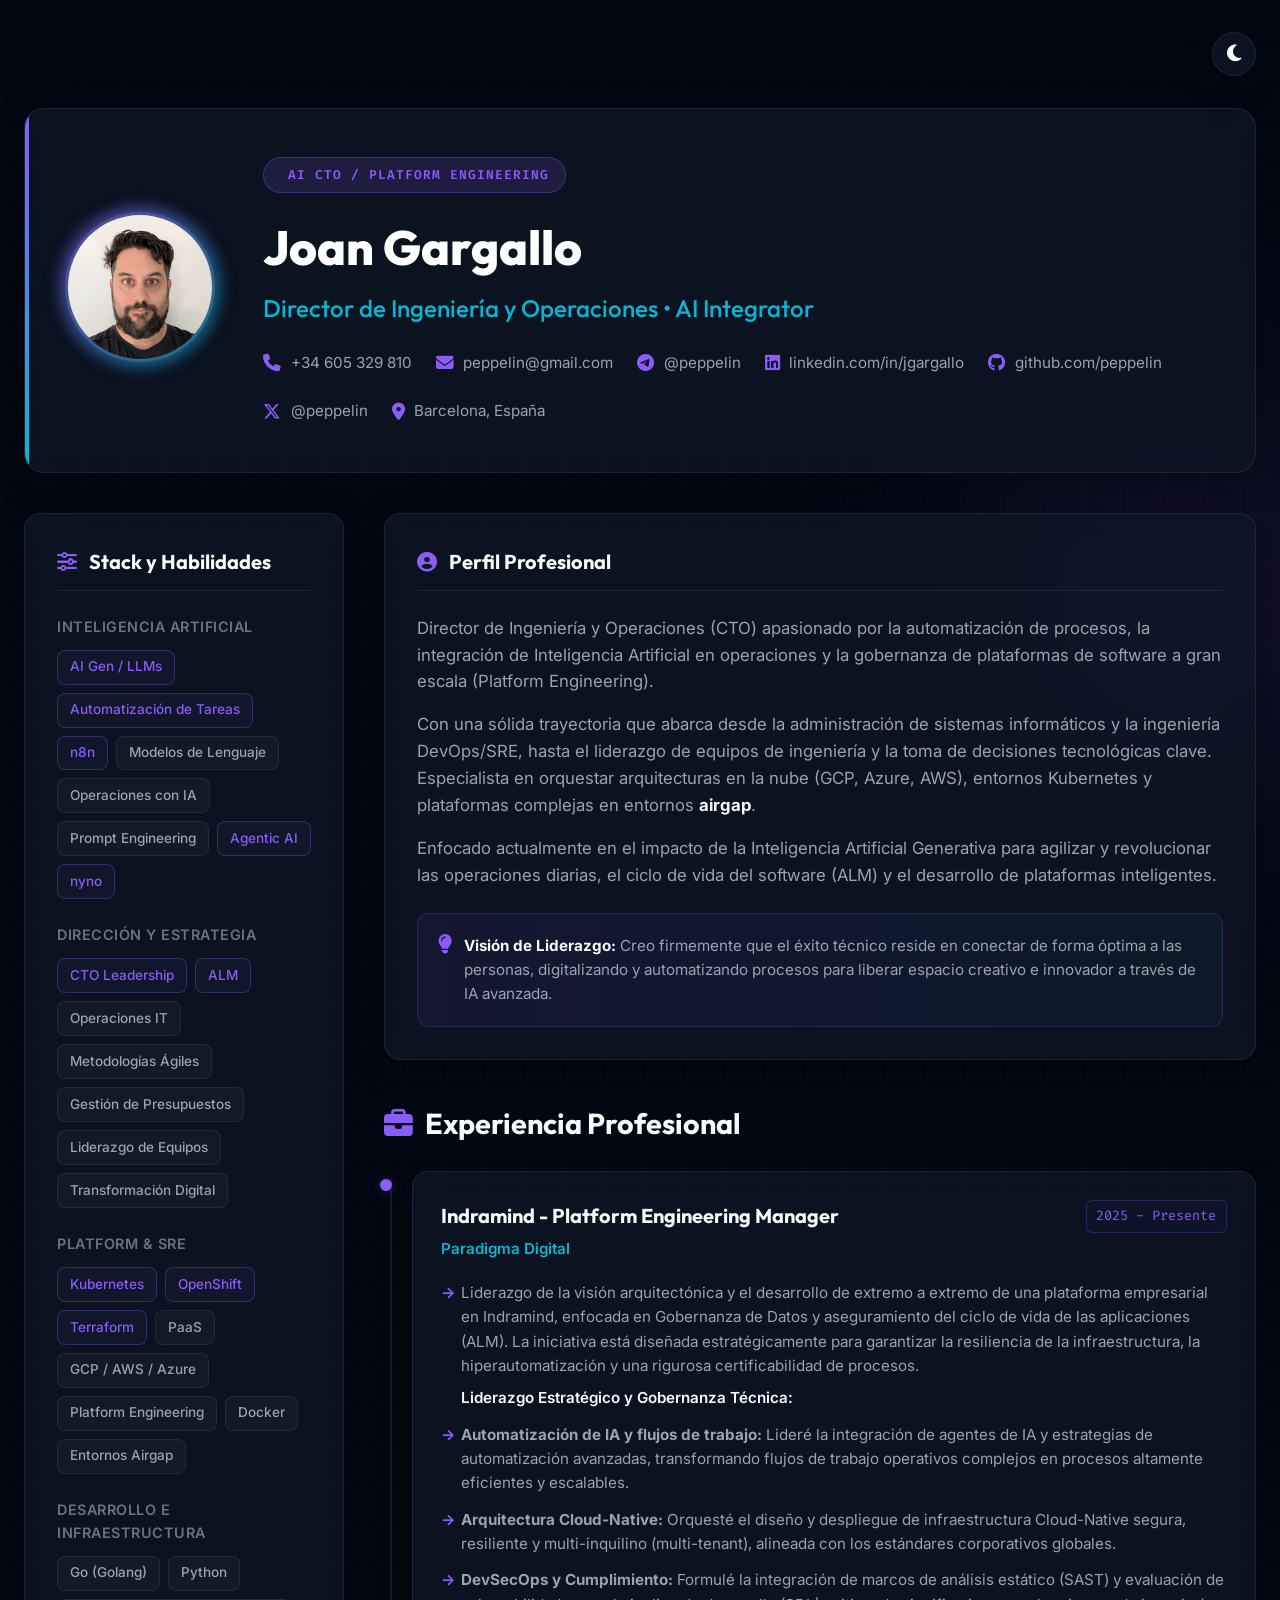
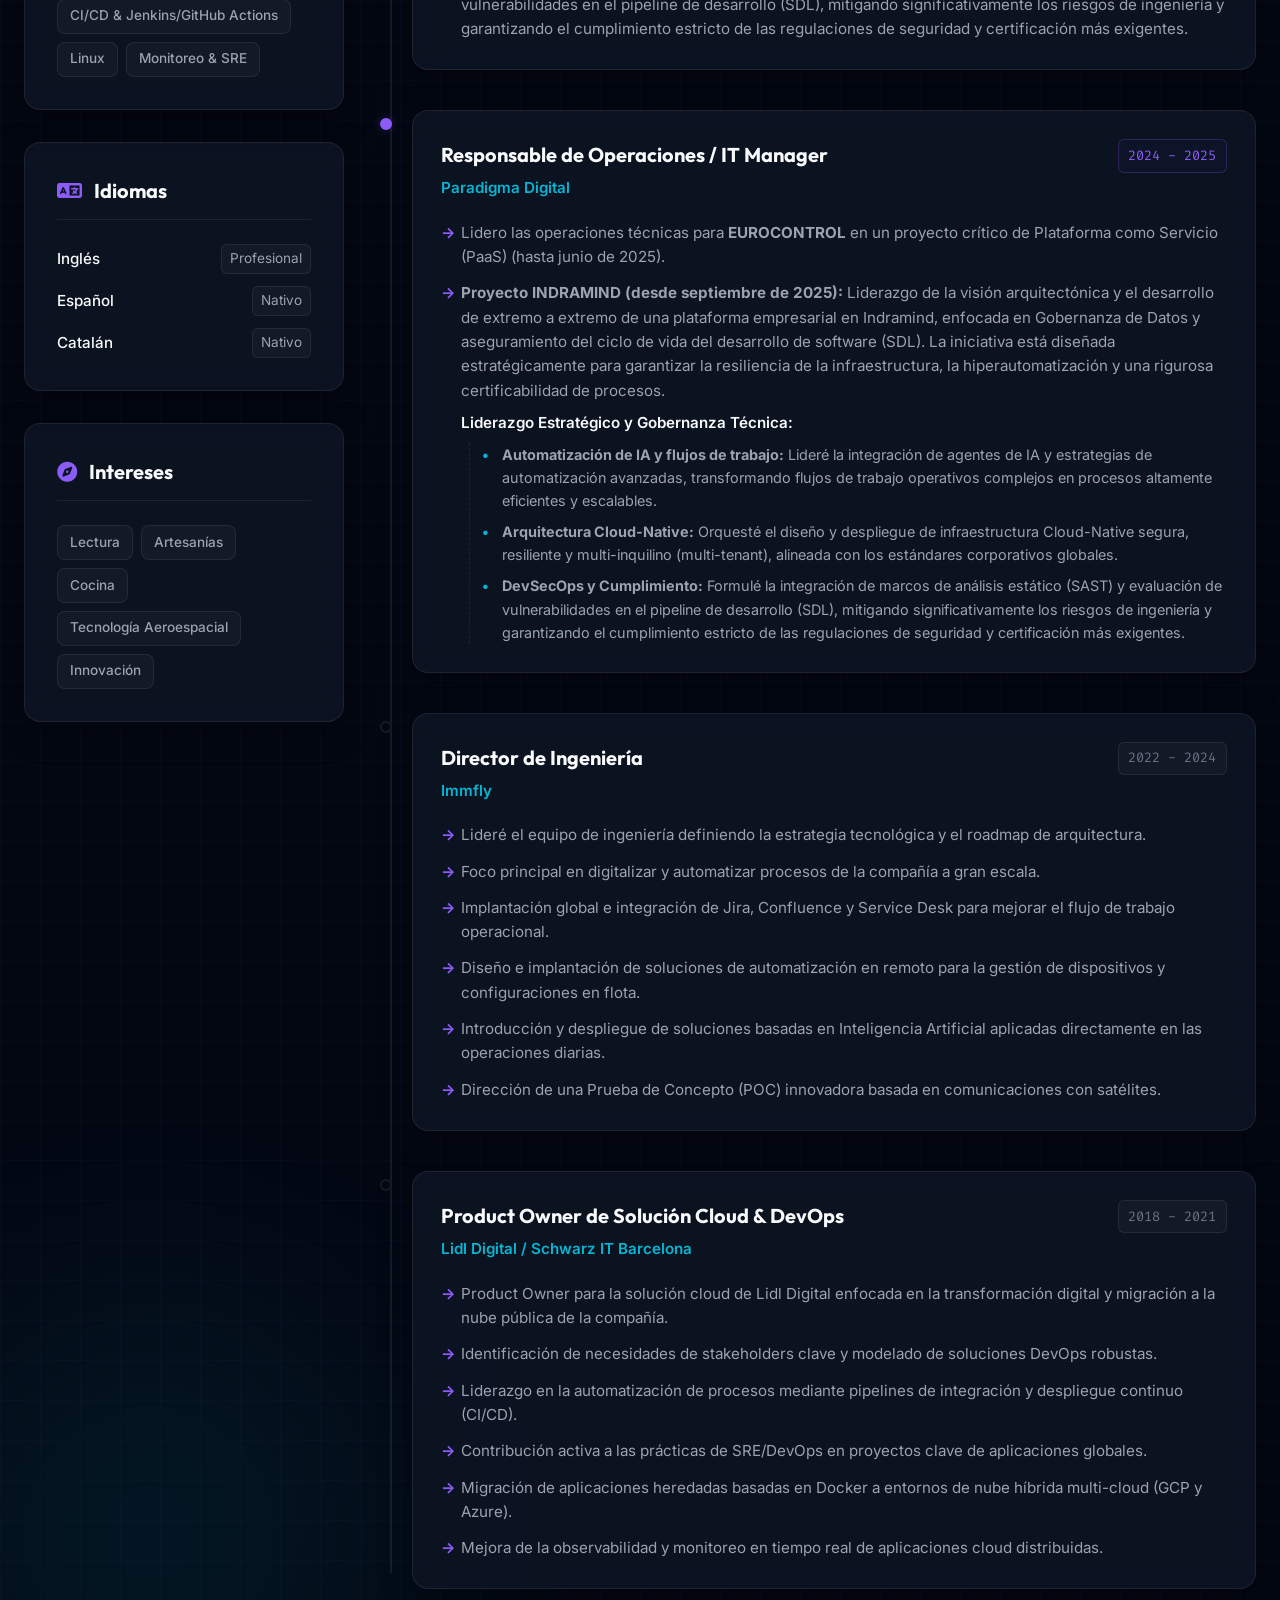
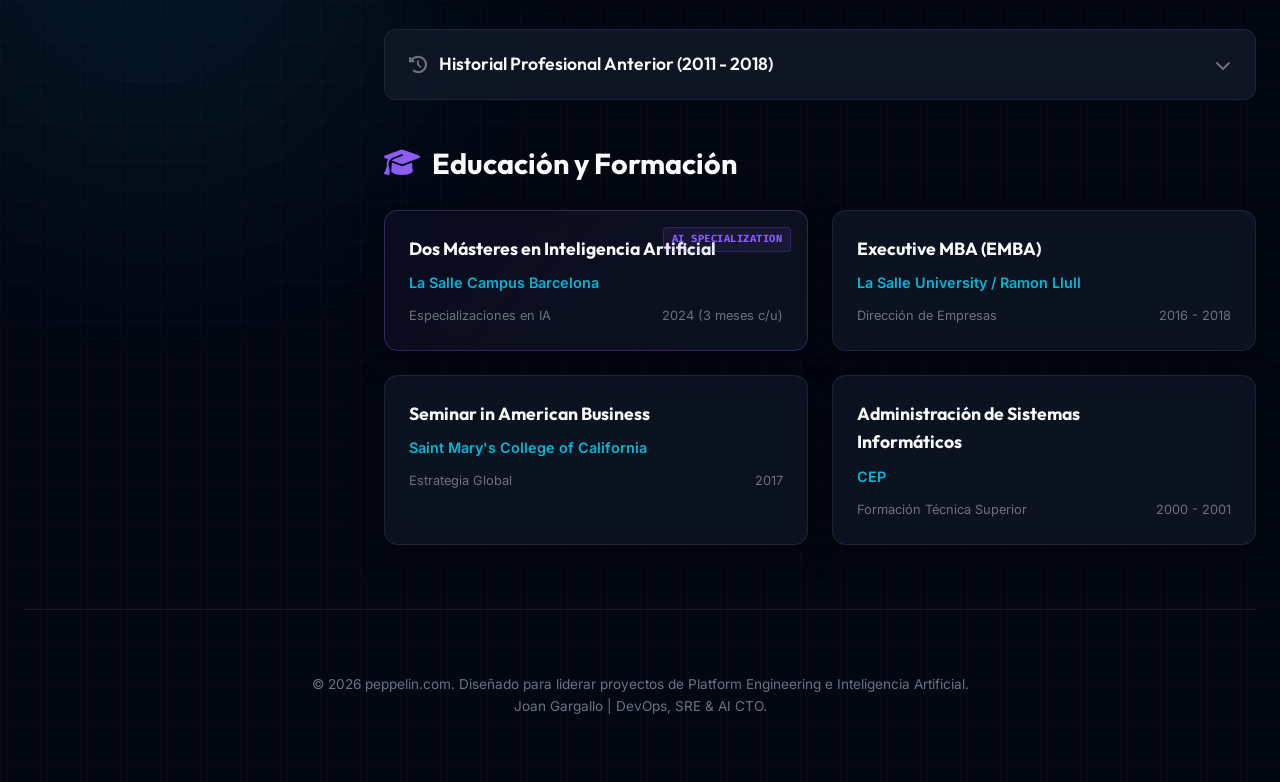
<file: cv.html>
<!DOCTYPE html>
<html lang="es">

<head>
    <meta charset="UTF-8">
    <meta http-equiv="X-UA-Compatible" content="IE=edge">
    <meta name="viewport" content="width=device-width, initial-scale=1.0">
    <title>Joan Gargallo | AI-Driven CTO & Operations Director</title>
    <meta name="description"
        content="Joan Gargallo - CV Profesional. CTO, Director de Ingeniería y Operaciones especializado en Platform Engineering e Inteligencia Artificial.">
    <meta name="author" content="Joan Gargallo">
    <link rel="shortcut icon" href="favicon.ico">

    <!-- Font Awesome Icons -->
    <link rel="stylesheet" href="https://cdnjs.cloudflare.com/ajax/libs/font-awesome/6.4.0/css/all.min.css">
    <!-- Custom stylesheet -->
    <link rel="stylesheet" href="assets/css/styles.css">
</head>

<body>
    <!-- Decorative background elements -->
    <div class="bg-orb-1"></div>
    <div class="bg-orb-2"></div>

    <div class="container">
        <!-- Theme Switcher Controls -->
        <header class="controls">
            <button class="theme-toggle-btn" id="theme-toggle" aria-label="Cambiar tema (Oscuro/Claro)"
                title="Cambiar tema">
                <i class="fa-solid fa-moon"></i>
                <i class="fa-solid fa-sun"></i>
            </button>
        </header>

        <!-- Hero Card Banner -->
        <section class="hero-card">
            <div class="avatar-wrapper">
                <div class="avatar-glow"></div>
                <img class="profile-avatar" src="assets/images/joan.jpg" alt="Joan Gargallo">
            </div>
            <div class="hero-info">
                <div class="badge-ai-cto">
                    <i class="fa-solid fa-microchip-ai"></i> AI CTO / Platform Engineering
                </div>
                <h1>Joan Gargallo</h1>
                <h2>Director de Ingeniería y Operaciones • AI Integrator</h2>

                <div class="hero-contact">
                    <a href="tel:+34605329810" class="hero-contact-item">
                        <i class="fa-solid fa-phone"></i> +34 605 329 810
                    </a>
                    <a href="mailto:peppelin@gmail.com" class="hero-contact-item">
                        <i class="fa-solid fa-envelope"></i> peppelin@gmail.com
                    </a>
                    <a href="https://t.me/peppelin" target="_blank" rel="noopener noreferrer" class="hero-contact-item">
                        <i class="fa-brands fa-telegram"></i> @peppelin
                    </a>
                    <a href="http://linkedin.com/in/jgargallo" target="_blank" rel="noopener noreferrer"
                        class="hero-contact-item">
                        <i class="fa-brands fa-linkedin"></i> linkedin.com/in/jgargallo
                    </a>
                    <a href="https://github.com/peppelin" target="_blank" rel="noopener noreferrer"
                        class="hero-contact-item">
                        <i class="fa-brands fa-github"></i> github.com/peppelin
                    </a>
                    <a href="https://twitter.com/peppelin" target="_blank" rel="noopener noreferrer"
                        class="hero-contact-item">
                        <i class="fa-brands fa-x-twitter"></i> @peppelin
                    </a>
                    <span class="hero-contact-item">
                        <i class="fa-solid fa-location-dot"></i> Barcelona, España
                    </span>
                </div>
            </div>
        </section>

        <!-- Two Column Layout -->
        <div class="layout-grid">
            <!-- Sidebar Column -->
            <aside class="sidebar">
                <!-- Skills Matrix Card -->
                <div class="card">
                    <h3 class="card-title">
                        <i class="fa-solid fa-sliders"></i> Stack y Habilidades
                    </h3>

                    <div class="skill-category">
                        <div class="skill-category-title">Inteligencia Artificial</div>
                        <div class="skill-tags">
                            <span class="skill-tag highlight">AI Gen / LLMs</span>
                            <span class="skill-tag highlight">Automatización de Tareas</span>
                            <span class="skill-tag highlight">n8n</span>
                            <span class="skill-tag">Modelos de Lenguaje</span>
                            <span class="skill-tag">Operaciones con IA</span>
                            <span class="skill-tag">Prompt Engineering</span>
                            <span class="skill-tag highlight">Agentic AI</span>
                            <span class="skill-tag highlight">nyno</span>
                        </div>
                    </div>

                    <div class="skill-category">
                        <div class="skill-category-title">Dirección y Estrategia</div>
                        <div class="skill-tags">
                            <span class="skill-tag highlight">CTO Leadership</span>
                            <span class="skill-tag highlight">ALM</span>
                            <span class="skill-tag">Operaciones IT</span>
                            <span class="skill-tag">Metodologías Ágiles</span>
                            <span class="skill-tag">Gestión de Presupuestos</span>
                            <span class="skill-tag">Liderazgo de Equipos</span>
                            <span class="skill-tag">Transformación Digital</span>
                        </div>
                    </div>

                    <div class="skill-category">
                        <div class="skill-category-title">Platform & SRE</div>
                        <div class="skill-tags">
                            <span class="skill-tag highlight">Kubernetes</span>
                            <span class="skill-tag highlight">OpenShift</span>
                            <span class="skill-tag highlight">Terraform</span>
                            <span class="skill-tag">PaaS</span>
                            <span class="skill-tag">GCP / AWS / Azure</span>
                            <span class="skill-tag">Platform Engineering</span>
                            <span class="skill-tag">Docker</span>
                            <span class="skill-tag">Entornos Airgap</span>
                        </div>
                    </div>

                    <div class="skill-category">
                        <div class="skill-category-title">Desarrollo e Infraestructura</div>
                        <div class="skill-tags">
                            <span class="skill-tag">Go (Golang)</span>
                            <span class="skill-tag">Python</span>
                            <span class="skill-tag">CI/CD & Jenkins/GitHub Actions</span>
                            <span class="skill-tag">Linux</span>
                            <span class="skill-tag">Monitoreo & SRE</span>
                        </div>
                    </div>
                </div>

                <!-- Languages Card -->
                <div class="card">
                    <h3 class="card-title">
                        <i class="fa-solid fa-language"></i> Idiomas
                    </h3>
                    <div class="lang-list">
                        <div class="lang-item">
                            <span class="lang-name">Inglés</span>
                            <span class="lang-level">Profesional</span>
                        </div>
                        <div class="lang-item">
                            <span class="lang-name">Español</span>
                            <span class="lang-level">Nativo</span>
                        </div>
                        <div class="lang-item">
                            <span class="lang-name">Catalán</span>
                            <span class="lang-level">Nativo</span>
                        </div>
                    </div>
                </div>

                <!-- Interests Card -->
                <div class="card">
                    <h3 class="card-title">
                        <i class="fa-solid fa-compass"></i> Intereses
                    </h3>
                    <div class="skill-tags">
                        <span class="skill-tag">Lectura</span>
                        <span class="skill-tag">Artesanías</span>
                        <span class="skill-tag">Cocina</span>
                        <span class="skill-tag">Tecnología Aeroespacial</span>
                        <span class="skill-tag">Innovación</span>
                    </div>
                </div>
            </aside>

            <!-- Main Content Column -->
            <main class="main-content">
                <!-- Career Summary Section -->
                <section class="card">
                    <h3 class="card-title">
                        <i class="fa-solid fa-circle-user"></i> Perfil Profesional
                    </h3>
                    <div class="summary-text">
                        <p>
                            Director de Ingeniería y Operaciones (CTO) apasionado por la automatización de procesos, la
                            integración de Inteligencia Artificial en operaciones y la gobernanza de plataformas de
                            software a gran escala (Platform Engineering).
                        </p>
                        <p>
                            Con una sólida trayectoria que abarca desde la administración de sistemas informáticos y la
                            ingeniería DevOps/SRE, hasta el liderazgo de equipos de ingeniería y la toma de decisiones
                            tecnológicas clave. Especialista en orquestar arquitecturas en la nube (GCP, Azure, AWS),
                            entornos Kubernetes y plataformas complejas en entornos <strong>airgap</strong>.
                        </p>
                        <p>
                            Enfocado actualmente en el impacto de la Inteligencia Artificial Generativa para agilizar y
                            revolucionar las operaciones diarias, el ciclo de vida del software (ALM) y el desarrollo de
                            plataformas inteligentes.
                        </p>
                    </div>

                    <div class="highlight-banner">
                        <i class="fa-solid fa-lightbulb"></i>
                        <div class="highlight-banner-content">
                            <strong>Visión de Liderazgo:</strong> Creo firmemente que el éxito técnico reside en
                            conectar de forma óptima a las personas, digitalizando y automatizando procesos para liberar
                            espacio creativo e innovador a través de IA avanzada.
                        </div>
                    </div>
                </section>

                <!-- Professional Experience Section -->
                <section>
                    <h2 class="section-block-title">
                        <i class="fa-solid fa-briefcase"></i> Experiencia Profesional
                    </h2>

                    <div class="timeline">
                        <!-- Paradigma Digital -->
                        <div class="timeline-item active">
                            <div class="timeline-dot"></div>
                            <div class="timeline-content">
                                <div class="timeline-header">
                                    <div>
                                        <h4 class="role-title">Indramind - Platform Engineering Manager</h4>
                                        <span class="company-name">Paradigma Digital</span>
                                    </div>
                                    <span class="job-time">2025 - Presente</span>
                                </div>
                                <div class="timeline-body">
                                    <ul>
                                        <li>Liderazgo de
                                            la visión arquitectónica y el desarrollo de extremo a extremo de una
                                            plataforma empresarial en Indramind, enfocada en Gobernanza de Datos y
                                            aseguramiento del ciclo de vida de las aplicaciones (ALM). La
                                            iniciativa está diseñada estratégicamente para garantizar la resiliencia de
                                            la infraestructura, la hiperautomatización y una rigurosa certificabilidad
                                            de procesos.
                                            <div
                                                style="margin-top: 0.5rem; font-weight: 600; color: var(--text-primary);">
                                                Liderazgo Estratégico y Gobernanza Técnica:</div>

                                        <li><strong>Automatización de IA y flujos de trabajo:</strong> Lideré la
                                            integración de agentes de IA y estrategias de automatización avanzadas,
                                            transformando flujos de trabajo operativos complejos en procesos altamente
                                            eficientes y escalables.</li>
                                        <li><strong>Arquitectura Cloud-Native:</strong> Orquesté el diseño y despliegue
                                            de infraestructura Cloud-Native segura, resiliente y multi-inquilino
                                            (multi-tenant), alineada con los estándares corporativos globales.</li>
                                        <li><strong>DevSecOps y Cumplimiento:</strong> Formulé la integración de marcos
                                            de análisis estático (SAST) y evaluación de vulnerabilidades en el pipeline
                                            de desarrollo (SDL), mitigando significativamente los riesgos de ingeniería
                                            y garantizando el cumplimiento estricto de las regulaciones de seguridad y
                                            certificación más exigentes.</li>

                                        </li>
                                    </ul>
                                </div>
                            </div>
                        </div>
                        <!-- Paradigma Digital -->
                        <div class="timeline-item active">
                            <div class="timeline-dot"></div>
                            <div class="timeline-content">
                                <div class="timeline-header">
                                    <div>
                                        <h4 class="role-title">Responsable de Operaciones / IT Manager</h4>
                                        <span class="company-name">Paradigma Digital</span>
                                    </div>
                                    <span class="job-time">2024 - 2025</span>
                                </div>
                                <div class="timeline-body">
                                    <ul>
                                        <li>Lidero las operaciones técnicas para <strong>EUROCONTROL</strong> en un
                                            proyecto crítico de Plataforma como Servicio (PaaS) (hasta junio de 2025).
                                        </li>
                                        <li><strong>Proyecto INDRAMIND (desde septiembre de 2025):</strong> Liderazgo de
                                            la visión arquitectónica y el desarrollo de extremo a extremo de una
                                            plataforma empresarial en Indramind, enfocada en Gobernanza de Datos y
                                            aseguramiento del ciclo de vida del desarrollo de software (SDL). La
                                            iniciativa está diseñada estratégicamente para garantizar la resiliencia de
                                            la infraestructura, la hiperautomatización y una rigurosa certificabilidad
                                            de procesos.
                                            <div
                                                style="margin-top: 0.5rem; font-weight: 600; color: var(--text-primary);">
                                                Liderazgo Estratégico y Gobernanza Técnica:</div>
                                            <ul>
                                                <li><strong>Automatización de IA y flujos de trabajo:</strong> Lideré la
                                                    integración de agentes de IA y estrategias de automatización
                                                    avanzadas, transformando flujos de trabajo operativos complejos en
                                                    procesos altamente eficientes y escalables.</li>
                                                <li><strong>Arquitectura Cloud-Native:</strong> Orquesté el diseño y
                                                    despliegue de infraestructura Cloud-Native segura, resiliente y
                                                    multi-inquilino (multi-tenant), alineada con los estándares
                                                    corporativos globales.</li>
                                                <li><strong>DevSecOps y Cumplimiento:</strong> Formulé la integración de
                                                    marcos de análisis estático (SAST) y evaluación de vulnerabilidades
                                                    en el pipeline de desarrollo (SDL), mitigando significativamente los
                                                    riesgos de ingeniería y garantizando el cumplimiento estricto de las
                                                    regulaciones de seguridad y certificación más exigentes.</li>
                                            </ul>
                                        </li>
                                    </ul>
                                </div>
                            </div>
                        </div>

                        <!-- Immfly -->
                        <div class="timeline-item">
                            <div class="timeline-dot"></div>
                            <div class="timeline-content">
                                <div class="timeline-header">
                                    <div>
                                        <h4 class="role-title">Director de Ingeniería</h4>
                                        <span class="company-name">Immfly</span>
                                    </div>
                                    <span class="job-time">2022 - 2024</span>
                                </div>
                                <div class="timeline-body">
                                    <ul>
                                        <li>Lideré el equipo de ingeniería definiendo la estrategia tecnológica y el
                                            roadmap de arquitectura.</li>
                                        <li>Foco principal en digitalizar y automatizar procesos de la compañía a gran
                                            escala.</li>
                                        <li>Implantación global e integración de Jira, Confluence y Service Desk para
                                            mejorar el flujo de trabajo operacional.</li>
                                        <li>Diseño e implantación de soluciones de automatización en remoto para la
                                            gestión de dispositivos y configuraciones en flota.</li>
                                        <li>Introducción y despliegue de soluciones basadas en Inteligencia Artificial
                                            aplicadas directamente en las operaciones diarias.</li>
                                        <li>Dirección de una Prueba de Concepto (POC) innovadora basada en
                                            comunicaciones con satélites.</li>
                                    </ul>
                                </div>
                            </div>
                        </div>

                        <!-- Lidl Digital -->
                        <div class="timeline-item">
                            <div class="timeline-dot"></div>
                            <div class="timeline-content">
                                <div class="timeline-header">
                                    <div>
                                        <h4 class="role-title">Product Owner de Solución Cloud & DevOps</h4>
                                        <span class="company-name">Lidl Digital / Schwarz IT Barcelona</span>
                                    </div>
                                    <span class="job-time">2018 - 2021</span>
                                </div>
                                <div class="timeline-body">
                                    <ul>
                                        <li>Product Owner para la solución cloud de Lidl Digital enfocada en la
                                            transformación digital y migración a la nube pública de la compañía.</li>
                                        <li>Identificación de necesidades de stakeholders clave y modelado de soluciones
                                            DevOps robustas.</li>
                                        <li>Liderazgo en la automatización de procesos mediante pipelines de integración
                                            y despliegue continuo (CI/CD).</li>
                                        <li>Contribución activa a las prácticas de SRE/DevOps en proyectos clave de
                                            aplicaciones globales.</li>
                                        <li>Migración de aplicaciones heredadas basadas en Docker a entornos de nube
                                            híbrida multi-cloud (GCP y Azure).</li>
                                        <li>Mejora de la observabilidad y monitoreo en tiempo real de aplicaciones cloud
                                            distribuidas.</li>
                                    </ul>
                                </div>
                            </div>
                        </div>
                    </div>
                </section>

                <!-- Collapsible Older Experience Section -->
                <section>
                    <div class="accordion" id="older-experience-accordion">
                        <div class="accordion-header" id="accordion-toggle">
                            <h3>
                                <i class="fa-solid fa-clock-rotate-left"></i> Historial Profesional Anterior (2011 -
                                2018)
                            </h3>
                            <i class="fa-solid fa-chevron-down accordion-arrow"></i>
                        </div>
                        <div class="accordion-content">
                            <div class="accordion-content-inner">
                                <!-- Mediastream -->
                                <div class="older-job-item">
                                    <div class="older-job-header">
                                        <span class="older-job-title">CTO (Chief Technology Officer)</span>
                                        <span class="older-job-company">Mediastream</span>
                                        <span class="older-job-time">2018</span>
                                    </div>
                                    <div class="older-job-details">
                                        Lideré la transformación tecnológica hacia nuevas herramientas y la aceleración
                                        de procesos de negocio.
                                        <ul>
                                            <li>Implantación y cumplimiento de la certificación de seguridad de la
                                                información ISO 27001.</li>
                                            <li>Migración completa de servidores tradicionales (on-premise) hacia una
                                                nueva infraestructura moderna basada en Docker.</li>
                                            <li>Adopción de herramientas cloud de analítica para guiar decisiones de
                                                negocio.</li>
                                        </ul>
                                    </div>
                                </div>

                                <!-- AXA Group Solutions -->
                                <div class="older-job-item">
                                    <div class="older-job-header">
                                        <span class="older-job-title">DevOps / IT Manager</span>
                                        <span class="older-job-company">AXA Group Solutions</span>
                                        <span class="older-job-time">2015 - 2018</span>
                                    </div>
                                    <div class="older-job-details">
                                        Responsable de liderar el equipo de soporte técnico IT y el área DevOps
                                        corporativa.
                                        <ul>
                                            <li>Estandarización de la plataforma interna de contenedores Docker
                                                (registro, desarrollo, integración y producción).</li>
                                            <li>Supervisión técnica de la infraestructura IT interna de AXA (Active
                                                Directory, Windows, Ubuntu, CentOS, Squid, SQL Server).</li>
                                            <li>Implementación de metodologías ITIL, flujos de ticketing y procesos
                                                dentro del departamento de IT.</li>
                                        </ul>
                                    </div>
                                </div>

                                <!-- ADP -->
                                <div class="older-job-item">
                                    <div class="older-job-header">
                                        <span class="older-job-title">Operations Engineer</span>
                                        <span class="older-job-company">ADP</span>
                                        <span class="older-job-time">Mar 2015 - Nov 2015</span>
                                    </div>
                                    <div class="older-job-details">
                                        Gestión de proyectos técnicos y puesta a punto de sistemas en alta
                                        disponibilidad (Windows Server, Linux Suse, SAP BI, RabbitMQ, Nagios, Splunk,
                                        IIS, Tomcat).
                                    </div>
                                </div>

                                <!-- Opscaling -->
                                <div class="older-job-item">
                                    <div class="older-job-header">
                                        <span class="older-job-title">Sysadmin</span>
                                        <span class="older-job-company">Opscaling</span>
                                        <span class="older-job-time">2014 - 2015</span>
                                    </div>
                                    <div class="older-job-details">
                                        Administración avanzada de servidores Linux Web (Apache, Nginx, Ruby, PHP) y
                                        bases de datos. Gestión y orquestación con Puppet (más de 350 servidores) y
                                        aprovisionamiento AWS (EC2, S3, CloudFront, RDS, ELB, CloudFormation). Soporte a
                                        clientes de primer nivel como Futbol Club Barcelona, Grup Godó y La Xarxa.
                                    </div>
                                </div>

                                <!-- NTT Europe -->
                                <div class="older-job-item">
                                    <div class="older-job-header">
                                        <span class="older-job-title">Application Management Engineer</span>
                                        <span class="older-job-company">NTT Europe Ltd.</span>
                                        <span class="older-job-time">2012 - 2014</span>
                                    </div>
                                    <div class="older-job-details">
                                        Soporte de tercer nivel en entornos Windows de alto rendimiento. Administración
                                        de plataformas de alta disponibilidad y gestión de proyectos medianos.
                                    </div>
                                </div>

                                <!-- Cloudguard -->
                                <div class="older-job-item">
                                    <div class="older-job-header">
                                        <span class="older-job-title">Owner & Founder</span>
                                        <span class="older-job-company">Cloudguard</span>
                                        <span class="older-job-time">2011 - 2012</span>
                                    </div>
                                    <div class="older-job-details">
                                        Creación de mi propia startup enfocada en soluciones de escritorio en la nube
                                        (VDI) para permitir el teletrabajo seguro sin preocuparse por la infraestructura
                                        interna.
                                    </div>
                                </div>
                            </div>
                        </div>
                    </div>
                </section>

                <!-- Education Section -->
                <section>
                    <h2 class="section-block-title">
                        <i class="fa-solid fa-graduation-cap"></i> Educación y Formación
                    </h2>
                    <div class="education-grid">
                        <!-- AI Masters -->
                        <div class="education-card special-ai">
                            <h4 class="edu-degree">Dos Másteres en Inteligencia Artificial</h4>
                            <div class="edu-institution">La Salle Campus Barcelona</div>
                            <div class="edu-meta">
                                <span>Especializaciones en IA</span>
                                <span>2024 (3 meses c/u)</span>
                            </div>
                        </div>

                        <!-- EMBA -->
                        <div class="education-card">
                            <h4 class="edu-degree">Executive MBA (EMBA)</h4>
                            <div class="edu-institution">La Salle University / Ramon Llull</div>
                            <div class="edu-meta">
                                <span>Dirección de Empresas</span>
                                <span>2016 - 2018</span>
                            </div>
                        </div>

                        <!-- Seminar American Business -->
                        <div class="education-card">
                            <h4 class="edu-degree">Seminar in American Business</h4>
                            <div class="edu-institution">Saint Mary's College of California</div>
                            <div class="edu-meta">
                                <span>Estrategia Global</span>
                                <span>2017</span>
                            </div>
                        </div>

                        <!-- Systems Admin -->
                        <div class="education-card">
                            <h4 class="edu-degree">Administración de Sistemas Informáticos</h4>
                            <div class="edu-institution">CEP</div>
                            <div class="edu-meta">
                                <span>Formación Técnica Superior</span>
                                <span>2000 - 2001</span>
                            </div>
                        </div>
                    </div>
                </section>
            </main>
        </div>

        <!-- Footer -->
        <footer class="footer">
            <div>
                <p>&copy; 2026 peppelin.com. Diseñado para liderar proyectos de Platform Engineering e Inteligencia
                    Artificial.</p>
                <p>Joan Gargallo | DevOps, SRE & AI CTO.</p>
            </div>
        </footer>
    </div>

    <!-- Toggle & Accordion Scripting -->
    <script>
        // Theme switcher logic
        const themeToggleBtn = document.getElementById('theme-toggle');
        const currentTheme = localStorage.getItem('theme');

        if (currentTheme === 'light') {
            document.body.classList.add('light-mode');
        }

        themeToggleBtn.addEventListener('click', () => {
            document.body.classList.toggle('light-mode');
            let theme = 'dark';
            if (document.body.classList.contains('light-mode')) {
                theme = 'light';
            }
            localStorage.setItem('theme', theme);
        });

        // Accordion toggle logic
        const accordion = document.getElementById('older-experience-accordion');
        const accordionToggle = document.getElementById('accordion-toggle');

        accordionToggle.addEventListener('click', () => {
            accordion.classList.toggle('open');
        });
    </script>
</body>

</html>
</file>
<file: assets/css/styles.css>
@import url('https://fonts.googleapis.com/css2?family=Inter:wght@300;400;500;600;700&family=Outfit:wght@300;400;500;600;700;800&family=Fira+Code:wght@400;500&display=swap');

/* CSS Custom Variables for Theme */
:root {
  --bg-dark: #030712;
  --bg-grid: rgba(139, 92, 246, 0.03);
  --bg-card: rgba(17, 24, 39, 0.7);
  --primary: #8b5cf6;
  --primary-glow: rgba(139, 92, 246, 0.3);
  --secondary: #06b6d4;
  --secondary-glow: rgba(6, 182, 212, 0.2);
  --text-primary: #f9fafb;
  --text-secondary: #9ca3af;
  --text-muted: #6b7280;
  --accent: #10b981;
  --accent-glow: rgba(16, 185, 129, 0.2);
  --border: rgba(255, 255, 255, 0.08);
  --card-shadow: 0 8px 32px 0 rgba(0, 0, 0, 0.37);
  --transition-speed: 0.3s;
  --font-family-body: 'Inter', sans-serif;
  --font-family-heading: 'Outfit', sans-serif;
  --font-family-mono: 'Fira Code', monospace;
  --sidebar-width: 320px;
}

body.light-mode {
  --bg-dark: #f8fafc;
  --bg-grid: rgba(109, 40, 217, 0.02);
  --bg-card: rgba(255, 255, 255, 0.75);
  --primary: #6d28d9;
  --primary-glow: rgba(109, 40, 217, 0.15);
  --secondary: #0891b2;
  --secondary-glow: rgba(8, 145, 178, 0.15);
  --text-primary: #0f172a;
  --text-secondary: #475569;
  --text-muted: #94a3b8;
  --accent: #059669;
  --accent-glow: rgba(5, 150, 105, 0.15);
  --border: rgba(15, 23, 42, 0.08);
  --card-shadow: 0 8px 32px 0 rgba(148, 163, 184, 0.12);
}

/* Reset & Global Styles */
* {
  margin: 0;
  padding: 0;
  box-sizing: border-box;
}

html {
  scroll-behavior: smooth;
}

body {
  font-family: var(--font-family-body);
  background-color: var(--bg-dark);
  color: var(--text-primary);
  line-height: 1.6;
  min-height: 100vh;
  position: relative;
  overflow-x: hidden;
  transition: background-color var(--transition-speed), color var(--transition-speed);
}

/* Tech Grid Decorative Background */
body::before {
  content: "";
  position: absolute;
  top: 0;
  left: 0;
  right: 0;
  bottom: 0;
  background-image: 
    linear-gradient(var(--bg-grid) 1px, transparent 1px),
    linear-gradient(90deg, var(--bg-grid) 1px, transparent 1px);
  background-size: 40px 40px;
  z-index: -2;
  pointer-events: none;
}

/* Glowing Orbs Background Effect */
.bg-orb-1, .bg-orb-2 {
  position: absolute;
  width: 400px;
  height: 400px;
  border-radius: 50%;
  filter: blur(120px);
  z-index: -1;
  pointer-events: none;
  opacity: 0.45;
  transition: transform 10s ease-in-out infinite alternate;
}

.bg-orb-1 {
  background: var(--primary-glow);
  top: 10%;
  right: -100px;
}

.bg-orb-2 {
  background: var(--secondary-glow);
  bottom: 15%;
  left: -100px;
  width: 500px;
  height: 500px;
}

/* Container */
.container {
  max-width: 1280px;
  margin: 0 auto;
  padding: 2rem 1.5rem;
}

/* Header & Floating controls */
.controls {
  display: flex;
  justify-content: flex-end;
  align-items: center;
  gap: 1rem;
  margin-bottom: 2rem;
}

.theme-toggle-btn {
  background: var(--bg-card);
  border: 1px solid var(--border);
  color: var(--text-primary);
  width: 44px;
  height: 44px;
  border-radius: 50%;
  cursor: pointer;
  display: flex;
  align-items: center;
  justify-content: center;
  font-size: 1.2rem;
  box-shadow: var(--card-shadow);
  backdrop-filter: blur(8px);
  transition: all 0.2s ease-in-out;
}

.theme-toggle-btn:hover {
  transform: scale(1.08);
  border-color: var(--primary);
  color: var(--primary);
  box-shadow: 0 0 15px var(--primary-glow);
}

.theme-toggle-btn .fa-sun {
  display: none;
}

body.light-mode .theme-toggle-btn .fa-moon {
  display: none;
}

body.light-mode .theme-toggle-btn .fa-sun {
  display: block;
}

/* Profile Card Banner (Hero Card) */
.hero-card {
  background: var(--bg-card);
  border: 1px solid var(--border);
  border-radius: 20px;
  padding: 3rem 2.5rem;
  margin-bottom: 2.5rem;
  box-shadow: var(--card-shadow);
  backdrop-filter: blur(12px);
  display: flex;
  align-items: center;
  gap: 3rem;
  position: relative;
  overflow: hidden;
}

.hero-card::after {
  content: '';
  position: absolute;
  top: 0;
  left: 0;
  width: 4px;
  height: 100%;
  background: linear-gradient(180deg, var(--primary), var(--secondary));
}

.avatar-wrapper {
  position: relative;
  flex-shrink: 0;
}

.profile-avatar {
  width: 150px;
  height: 150px;
  border-radius: 50%;
  object-fit: cover;
  border: 3px solid var(--border);
  box-shadow: 0 0 25px rgba(0, 0, 0, 0.2);
  transition: transform 0.5s ease-out;
}

.hero-card:hover .profile-avatar {
  transform: scale(1.04) rotate(2deg);
  border-color: var(--primary);
}

.avatar-glow {
  position: absolute;
  top: -4px;
  left: -4px;
  width: 158px;
  height: 158px;
  border-radius: 50%;
  background: linear-gradient(135deg, var(--primary), var(--secondary));
  z-index: -1;
  opacity: 0.7;
  filter: blur(8px);
}

.hero-info {
  flex-grow: 1;
}

.badge-ai-cto {
  display: inline-flex;
  align-items: center;
  gap: 0.5rem;
  background: rgba(139, 92, 246, 0.15);
  border: 1px solid rgba(139, 92, 246, 0.3);
  color: var(--primary);
  padding: 0.4rem 1rem;
  border-radius: 50px;
  font-family: var(--font-family-mono);
  font-size: 0.8rem;
  font-weight: 600;
  text-transform: uppercase;
  letter-spacing: 1px;
  margin-bottom: 1rem;
}

.hero-info h1 {
  font-family: var(--font-family-heading);
  font-size: 3rem;
  font-weight: 800;
  margin-bottom: 0.2rem;
  background: linear-gradient(135deg, #ffffff 30%, var(--text-secondary) 100%);
  -webkit-background-clip: text;
  -webkit-text-fill-color: transparent;
}

body.light-mode .hero-info h1 {
  background: linear-gradient(135deg, #0f172a 30%, #475569 100%);
  -webkit-background-clip: text;
  -webkit-text-fill-color: transparent;
}

.hero-info h2 {
  font-family: var(--font-family-heading);
  font-size: 1.5rem;
  color: var(--secondary);
  font-weight: 500;
  margin-bottom: 1.5rem;
}

.hero-contact {
  display: flex;
  flex-wrap: wrap;
  gap: 1.5rem;
}

.hero-contact-item {
  display: flex;
  align-items: center;
  gap: 0.6rem;
  color: var(--text-secondary);
  text-decoration: none;
  font-size: 0.95rem;
  transition: color 0.2s ease;
}

.hero-contact-item i {
  color: var(--primary);
  font-size: 1.1rem;
}

.hero-contact-item:hover {
  color: var(--text-primary);
}

.hero-contact-item:hover i {
  color: var(--secondary);
}

/* Two Column Layout */
.layout-grid {
  display: grid;
  grid-template-columns: var(--sidebar-width) 1fr;
  gap: 2.5rem;
}

/* Sidebar Column */
.sidebar {
  display: flex;
  flex-direction: column;
  gap: 2rem;
}

/* Standard Section Cards */
.card {
  background: var(--bg-card);
  border: 1px solid var(--border);
  border-radius: 16px;
  padding: 2rem;
  box-shadow: var(--card-shadow);
  backdrop-filter: blur(12px);
  transition: transform 0.25s ease, border-color 0.25s ease, box-shadow 0.25s ease;
}

.card:hover {
  border-color: rgba(139, 92, 246, 0.25);
  box-shadow: 0 10px 30px rgba(139, 92, 246, 0.05);
}

.card-title {
  font-family: var(--font-family-heading);
  font-size: 1.25rem;
  font-weight: 700;
  margin-bottom: 1.5rem;
  display: flex;
  align-items: center;
  gap: 0.75rem;
  border-bottom: 1px solid var(--border);
  padding-bottom: 0.75rem;
}

.card-title i {
  color: var(--primary);
}

/* Skills styling */
.skill-category {
  margin-bottom: 1.5rem;
}

.skill-category:last-child {
  margin-bottom: 0;
}

.skill-category-title {
  font-size: 0.9rem;
  color: var(--text-muted);
  text-transform: uppercase;
  letter-spacing: 0.5px;
  font-weight: 600;
  margin-bottom: 0.75rem;
}

.skill-tags {
  display: flex;
  flex-wrap: wrap;
  gap: 0.5rem;
}

.skill-tag {
  background: rgba(255, 255, 255, 0.03);
  border: 1px solid var(--border);
  padding: 0.35rem 0.75rem;
  border-radius: 8px;
  font-size: 0.85rem;
  color: var(--text-secondary);
  font-weight: 500;
  transition: all 0.2s ease;
}

.skill-tag.highlight {
  border-color: rgba(139, 92, 246, 0.3);
  background: rgba(139, 92, 246, 0.05);
  color: var(--primary);
}

.skill-tag:hover {
  border-color: var(--secondary);
  color: var(--secondary);
  background: rgba(6, 182, 212, 0.05);
  transform: translateY(-2px);
}

/* Languages */
.lang-list {
  display: flex;
  flex-direction: column;
  gap: 0.75rem;
}

.lang-item {
  display: flex;
  justify-content: space-between;
  align-items: center;
}

.lang-name {
  font-size: 0.95rem;
  font-weight: 500;
}

.lang-level {
  font-size: 0.85rem;
  color: var(--text-secondary);
  background: rgba(255, 255, 255, 0.03);
  border: 1px solid var(--border);
  padding: 0.2rem 0.5rem;
  border-radius: 6px;
}

/* Main Content Area */
.main-content {
  display: flex;
  flex-direction: column;
  gap: 2.5rem;
}

.section-block-title {
  font-family: var(--font-family-heading);
  font-size: 1.8rem;
  font-weight: 700;
  margin-bottom: 1.5rem;
  display: flex;
  align-items: center;
  gap: 0.75rem;
}

.section-block-title i {
  color: var(--primary);
}

/* Career Summary styling */
.summary-text {
  font-size: 1.05rem;
  color: var(--text-secondary);
  margin-bottom: 1.5rem;
}

.summary-text p {
  margin-bottom: 1rem;
}

.summary-text p:last-child {
  margin-bottom: 0;
}

.summary-text strong {
  color: var(--text-primary);
}

.highlight-banner {
  background: linear-gradient(90deg, rgba(139, 92, 246, 0.08) 0%, rgba(6, 182, 212, 0.05) 100%);
  border: 1px solid rgba(139, 92, 246, 0.2);
  padding: 1.25rem;
  border-radius: 12px;
  font-size: 0.95rem;
  display: flex;
  align-items: flex-start;
  gap: 0.75rem;
}

.highlight-banner i {
  color: var(--primary);
  font-size: 1.2rem;
  margin-top: 0.1rem;
}

.highlight-banner-content {
  color: var(--text-secondary);
}

.highlight-banner-content strong {
  color: var(--text-primary);
}

/* Timeline/Experiences Layout */
.timeline {
  position: relative;
  padding-left: 1.75rem;
}

.timeline::before {
  content: '';
  position: absolute;
  top: 0.5rem;
  left: 6px;
  width: 2px;
  height: calc(100% - 1.5rem);
  background: var(--border);
}

.timeline-item {
  position: relative;
  margin-bottom: 2.5rem;
}

.timeline-item:last-child {
  margin-bottom: 0;
}

/* Timeline dot */
.timeline-dot {
  position: absolute;
  left: calc(-1.75rem - 6px + 2px);
  top: 0.5rem;
  width: 12px;
  height: 12px;
  border-radius: 50%;
  background: var(--bg-dark);
  border: 2px solid var(--border);
  transition: all 0.3s ease;
  z-index: 2;
}

.timeline-item.active .timeline-dot {
  border-color: var(--primary);
  background: var(--primary);
  box-shadow: 0 0 10px var(--primary-glow);
}

.timeline-item:hover .timeline-dot {
  border-color: var(--secondary);
  background: var(--secondary);
  box-shadow: 0 0 10px var(--secondary-glow);
}

.timeline-content {
  background: var(--bg-card);
  border: 1px solid var(--border);
  border-radius: 16px;
  padding: 1.75rem;
  box-shadow: var(--card-shadow);
  backdrop-filter: blur(12px);
  transition: all 0.25s ease;
}

.timeline-content:hover {
  border-color: rgba(139, 92, 246, 0.2);
  transform: translateY(-2px);
}

.timeline-header {
  display: flex;
  justify-content: space-between;
  align-items: flex-start;
  flex-wrap: wrap;
  gap: 1rem;
  margin-bottom: 1.25rem;
}

.role-title {
  font-family: var(--font-family-heading);
  font-size: 1.25rem;
  font-weight: 700;
  color: var(--text-primary);
  margin-bottom: 0.25rem;
}

.company-name {
  font-size: 0.95rem;
  color: var(--secondary);
  font-weight: 600;
}

.job-time {
  font-family: var(--font-family-mono);
  font-size: 0.85rem;
  color: var(--text-muted);
  background: rgba(255, 255, 255, 0.03);
  border: 1px solid var(--border);
  padding: 0.3rem 0.6rem;
  border-radius: 6px;
}

.timeline-item.active .job-time {
  color: var(--primary);
  border-color: rgba(139, 92, 246, 0.25);
  background: rgba(139, 92, 246, 0.03);
}

.timeline-body ul {
  list-style: none;
}

.timeline-body li {
  position: relative;
  padding-left: 1.25rem;
  margin-bottom: 0.75rem;
  color: var(--text-secondary);
  font-size: 0.95rem;
}

.timeline-body li::before {
  content: "→";
  position: absolute;
  left: 0;
  color: var(--primary);
  font-weight: bold;
}

.timeline-body li:last-child {
  margin-bottom: 0;
}

/* Sub-items (nested list items e.g., for INDRAMIND project details) */
.timeline-body li ul {
  margin-top: 0.5rem;
  margin-left: 0.5rem;
  border-left: 1px dashed var(--border);
  padding-left: 0.75rem;
}

.timeline-body li ul li {
  font-size: 0.9rem;
  margin-bottom: 0.5rem;
  color: var(--text-secondary);
}

.timeline-body li ul li::before {
  content: "•";
  color: var(--secondary);
}

/* Education Layout */
.education-grid {
  display: grid;
  grid-template-columns: repeat(auto-fit, minmax(280px, 1fr));
  gap: 1.5rem;
}

.education-card {
  background: var(--bg-card);
  border: 1px solid var(--border);
  border-radius: 14px;
  padding: 1.5rem;
  box-shadow: var(--card-shadow);
  backdrop-filter: blur(12px);
  position: relative;
  transition: all 0.25s ease;
}

.education-card:hover {
  border-color: var(--primary);
  transform: translateY(-2px);
}

.education-card.special-ai {
  border-color: rgba(139, 92, 246, 0.3);
  background: linear-gradient(135deg, rgba(139, 92, 246, 0.05) 0%, var(--bg-card) 100%);
}

.education-card.special-ai::after {
  content: "AI SPECIALIZATION";
  position: absolute;
  top: 1rem;
  right: 1rem;
  font-family: var(--font-family-mono);
  font-size: 0.65rem;
  font-weight: 700;
  color: var(--primary);
  letter-spacing: 0.5px;
  background: rgba(139, 92, 246, 0.1);
  padding: 0.2rem 0.5rem;
  border-radius: 4px;
  border: 1px solid rgba(139, 92, 246, 0.2);
}

.edu-degree {
  font-family: var(--font-family-heading);
  font-size: 1.1rem;
  font-weight: 700;
  margin-bottom: 0.5rem;
  color: var(--text-primary);
  padding-right: 4rem; /* keep space for the AI badge */
}

.edu-institution {
  font-size: 0.9rem;
  color: var(--secondary);
  font-weight: 600;
  margin-bottom: 0.75rem;
}

.edu-meta {
  display: flex;
  justify-content: space-between;
  font-size: 0.8rem;
  color: var(--text-muted);
}

/* Collapsible Section for Older Experience */
.accordion {
  border: 1px solid var(--border);
  border-radius: 12px;
  overflow: hidden;
  background: var(--bg-card);
  backdrop-filter: blur(12px);
}

.accordion-header {
  padding: 1.25rem 1.5rem;
  background: rgba(255, 255, 255, 0.01);
  cursor: pointer;
  display: flex;
  justify-content: space-between;
  align-items: center;
  user-select: none;
  transition: background 0.2s ease;
}

.accordion-header:hover {
  background: rgba(255, 255, 255, 0.03);
}

.accordion-header h3 {
  font-family: var(--font-family-heading);
  font-size: 1.1rem;
  font-weight: 600;
  color: var(--text-primary);
  display: flex;
  align-items: center;
  gap: 0.75rem;
}

.accordion-header h3 i {
  color: var(--text-muted);
}

.accordion-arrow {
  font-size: 1rem;
  color: var(--text-muted);
  transition: transform 0.3s ease;
}

.accordion.open .accordion-arrow {
  transform: rotate(180deg);
}

.accordion-content {
  max-height: 0;
  overflow: hidden;
  transition: max-height 0.4s ease-out;
}

.accordion.open .accordion-content {
  max-height: 2000px; /* high enough limit for content */
}

.accordion-content-inner {
  padding: 1.5rem;
  border-top: 1px solid var(--border);
  display: flex;
  flex-direction: column;
  gap: 1.5rem;
}

.older-job-item {
  display: flex;
  flex-direction: column;
  border-left: 2px solid var(--border);
  padding-left: 1rem;
}

.older-job-header {
  display: flex;
  justify-content: space-between;
  margin-bottom: 0.5rem;
  flex-wrap: wrap;
  gap: 0.5rem;
}

.older-job-title {
  font-weight: 600;
  font-size: 1rem;
  color: var(--text-primary);
}

.older-job-company {
  color: var(--secondary);
  font-size: 0.9rem;
}

.older-job-time {
  font-family: var(--font-family-mono);
  font-size: 0.8rem;
  color: var(--text-muted);
}

.older-job-details {
  font-size: 0.88rem;
  color: var(--text-secondary);
}

.older-job-details ul {
  list-style: none;
  margin-top: 0.4rem;
}

.older-job-details li {
  position: relative;
  padding-left: 1rem;
  margin-bottom: 0.25rem;
}

.older-job-details li::before {
  content: "•";
  position: absolute;
  left: 0;
  color: var(--primary);
}

/* Footer Section */
.footer {
  text-align: center;
  padding: 4rem 1.5rem 2rem;
  color: var(--text-muted);
  font-size: 0.85rem;
  border-top: 1px solid var(--border);
  margin-top: 4rem;
}

.footer a {
  color: var(--secondary);
  text-decoration: none;
  transition: color 0.2s ease;
}

.footer a:hover {
  color: var(--primary);
  text-decoration: underline;
}

/* Responsive Breakpoints */
@media (max-width: 992px) {
  .layout-grid {
    grid-template-columns: 1fr;
    gap: 2rem;
  }
  .sidebar {
    order: 2; /* Put sidebar content below main details on mobile/tablet */
  }
  .main-content {
    order: 1;
  }
}

@media (max-width: 768px) {
  .hero-card {
    flex-direction: column;
    text-align: center;
    padding: 2.5rem 1.5rem;
    gap: 1.5rem;
  }
  .hero-card::after {
    width: 100%;
    height: 4px;
    top: 0;
    left: 0;
  }
  .hero-info h1 {
    font-size: 2.2rem;
  }
  .hero-contact {
    justify-content: center;
  }
  .timeline-header {
    flex-direction: column;
    align-items: flex-start;
    gap: 0.5rem;
  }
  .education-grid {
    grid-template-columns: 1fr;
  }
}

/* PDF Print styles */
@media print {
  :root {
    --bg-dark: #ffffff !important;
    --bg-card: #ffffff !important;
    --text-primary: #000000 !important;
    --text-secondary: #222222 !important;
    --text-muted: #555555 !important;
    --border: #dddddd !important;
    --primary: #4f46e5 !important;
    --secondary: #0891b2 !important;
    --card-shadow: none !important;
  }

  body {
    background: #ffffff !important;
    color: #000000 !important;
    font-size: 10pt !important;
    line-height: 1.35 !important;
  }

  body::before,
  .bg-orb-1,
  .bg-orb-2,
  .controls,
  .accordion-arrow,
  .avatar-glow,
  .chat-widget {
    display: none !important;
  }

  .container {
    max-width: 100% !important;
    padding: 0 !important;
    margin: 0 !important;
  }

  .hero-card {
    border: 1px solid #e2e8f0 !important;
    background: #ffffff !important;
    padding: 1.5rem !important;
    margin-bottom: 1.5rem !important;
    gap: 2rem !important;
    border-radius: 12px !important;
    box-shadow: none !important;
  }

  .hero-card::after {
    display: none !important;
  }

  .profile-avatar {
    width: 110px !important;
    height: 110px !important;
    border: 1px solid #cbd5e1 !important;
  }

  .hero-info h1 {
    font-size: 2.2rem !important;
    background: none !important;
    -webkit-text-fill-color: initial !important;
    color: #0f172a !important;
  }

  .hero-info h2 {
    font-size: 1.25rem !important;
    margin-bottom: 0.75rem !important;
  }

  .hero-contact {
    gap: 1rem !important;
  }

  .hero-contact-item {
    font-size: 0.85rem !important;
    color: #334155 !important;
  }

  .hero-contact-item i {
    color: #4f46e5 !important;
  }

  .layout-grid {
    grid-template-columns: 260px 1fr !important;
    gap: 1.5rem !important;
  }

  .card {
    border: 1px solid #e2e8f0 !important;
    background: #ffffff !important;
    padding: 1.25rem !important;
    box-shadow: none !important;
    page-break-inside: avoid;
    break-inside: avoid;
  }

  .card-title {
    font-size: 1.1rem !important;
    margin-bottom: 1rem !important;
    padding-bottom: 0.5rem !important;
    border-bottom: 1px solid #e2e8f0 !important;
  }

  .skill-tag {
    background: #f1f5f9 !important;
    border: 1px solid #e2e8f0 !important;
    color: #334155 !important;
    padding: 0.25rem 0.5rem !important;
    font-size: 0.8rem !important;
  }

  .skill-tag.highlight {
    background: #e0e7ff !important;
    border-color: #c7d2fe !important;
    color: #4338ca !important;
  }

  .main-content {
    gap: 1.5rem !important;
  }

  .section-block-title {
    font-size: 1.35rem !important;
    margin-bottom: 1rem !important;
  }

  /* Force accordion to open in print */
  .accordion-content {
    max-height: none !important;
    overflow: visible !important;
    opacity: 1 !important;
  }

  .accordion-content-inner {
    padding: 1rem 0 0 0 !important;
    border-top: 1px solid #e2e8f0 !important;
  }

  .accordion {
    border: 1px solid #e2e8f0 !important;
    background: #ffffff !important;
    page-break-inside: avoid;
    break-inside: avoid;
  }

  .accordion-header {
    background: #f8fafc !important;
    cursor: default !important;
    padding: 1rem 1.25rem !important;
  }

  .timeline::before {
    background: #cbd5e1 !important;
  }

  .timeline-dot {
    border-color: #cbd5e1 !important;
    background: #ffffff !important;
  }

  .timeline-item.active .timeline-dot {
    border-color: #4f46e5 !important;
    background: #4f46e5 !important;
  }

  .timeline-content {
    background: #ffffff !important;
    border: 1px solid #e2e8f0 !important;
    padding: 1.25rem !important;
    box-shadow: none !important;
    page-break-inside: avoid;
    break-inside: avoid;
  }

  .job-time {
    color: #475569 !important;
    border: 1px solid #cbd5e1 !important;
    background: #f8fafc !important;
  }

  .education-grid {
    grid-template-columns: 1fr 1fr !important;
    gap: 1rem !important;
  }

  .education-card {
    border: 1px solid #e2e8f0 !important;
    background: #ffffff !important;
    padding: 1rem !important;
    box-shadow: none !important;
    page-break-inside: avoid;
    break-inside: avoid;
  }

  .education-card.special-ai {
    border-color: #c7d2fe !important;
    background: #f8fafc !important;
  }

  .education-card.special-ai::after {
    font-size: 0.6rem !important;
    padding: 0.1rem 0.3rem !important;
  }

  .older-job-item {
    border-left: 2px solid #e2e8f0 !important;
    page-break-inside: avoid;
    break-inside: avoid;
    margin-bottom: 1rem !important;
  }
  
  .older-job-item:last-child {
    margin-bottom: 0 !important;
  }

  .timeline-item {
    page-break-inside: avoid;
    break-inside: avoid;
    margin-bottom: 1.5rem !important;
  }
}

/* AI Chatbot Floating Widget Styling */
.chat-widget {
  position: fixed;
  bottom: 25px;
  right: 25px;
  z-index: 1000;
  font-family: var(--font-family-body);
}

.chat-trigger-btn {
  width: 60px;
  height: 60px;
  border-radius: 50%;
  background: linear-gradient(135deg, var(--primary), var(--secondary));
  border: none;
  color: #ffffff;
  font-size: 1.5rem;
  cursor: pointer;
  box-shadow: 0 8px 24px rgba(139, 92, 246, 0.4);
  display: flex;
  align-items: center;
  justify-content: center;
  position: relative;
  transition: transform 0.2s ease, box-shadow 0.2s ease;
}

.chat-trigger-btn:hover {
  transform: scale(1.05);
  box-shadow: 0 10px 28px rgba(139, 92, 246, 0.6);
}

.chat-trigger-btn .pulse-indicator {
  position: absolute;
  top: 0;
  right: 0;
  width: 14px;
  height: 14px;
  background-color: var(--accent);
  border-radius: 50%;
  border: 2px solid var(--bg-dark);
  animation: pulse 2s infinite;
}

@keyframes pulse {
  0% {
    box-shadow: 0 0 0 0 rgba(16, 185, 129, 0.7);
  }
  70% {
    box-shadow: 0 0 0 8px rgba(16, 185, 129, 0);
  }
  100% {
    box-shadow: 0 0 0 0 rgba(16, 185, 129, 0);
  }
}

.chat-panel {
  display: none;
  flex-direction: column;
  position: absolute;
  bottom: 80px;
  right: 0;
  width: 380px;
  height: 520px;
  background: var(--bg-card);
  border: 1px solid var(--border);
  border-radius: 16px;
  box-shadow: var(--card-shadow);
  backdrop-filter: blur(16px);
  overflow: hidden;
  transition: all 0.3s ease;
}

.chat-panel.active {
  display: flex;
  animation: slideUp 0.3s cubic-bezier(0.16, 1, 0.3, 1);
}

@keyframes slideUp {
  from {
    opacity: 0;
    transform: translateY(20px) scale(0.95);
  }
  to {
    opacity: 1;
    transform: translateY(0) scale(1);
  }
}

.chat-header {
  padding: 1rem 1.25rem;
  background: rgba(255, 255, 255, 0.02);
  border-bottom: 1px solid var(--border);
  display: flex;
  justify-content: space-between;
  align-items: center;
}

.agent-info {
  display: flex;
  align-items: center;
  gap: 0.75rem;
}

.agent-avatar {
  width: 36px;
  height: 36px;
  border-radius: 50%;
  background: rgba(139, 92, 246, 0.15);
  border: 1px solid rgba(139, 92, 246, 0.3);
  display: flex;
  align-items: center;
  justify-content: center;
  color: var(--primary);
  font-size: 1.1rem;
}

.agent-info h4 {
  font-family: var(--font-family-heading);
  font-size: 0.95rem;
  font-weight: 600;
  margin: 0;
}

.agent-info .status-indicator {
  font-size: 0.75rem;
  color: var(--text-muted);
  display: flex;
  align-items: center;
  gap: 0.3rem;
}

.agent-info .status-indicator .dot {
  width: 6px;
  height: 6px;
  border-radius: 50%;
  background-color: var(--accent);
  display: inline-block;
  box-shadow: 0 0 6px var(--accent);
}

.chat-actions {
  display: flex;
  gap: 0.5rem;
}

.chat-actions .action-btn {
  background: transparent;
  border: none;
  color: var(--text-secondary);
  width: 32px;
  height: 32px;
  border-radius: 50%;
  cursor: pointer;
  display: flex;
  align-items: center;
  justify-content: center;
  transition: all 0.2s ease;
}

.chat-actions .action-btn:hover {
  background: rgba(255, 255, 255, 0.05);
  color: var(--text-primary);
}

/* Settings Overlay */
.settings-panel {
  position: absolute;
  top: -100%;
  left: 0;
  width: 100%;
  height: 100%;
  background: rgba(10, 15, 30, 0.98);
  backdrop-filter: blur(12px);
  z-index: 10;
  padding: 2rem 1.5rem;
  display: flex;
  flex-direction: column;
  justify-content: center;
  transition: top 0.3s cubic-bezier(0.16, 1, 0.3, 1);
}

.settings-panel.active {
  top: 0;
}

.settings-panel h5 {
  font-family: var(--font-family-heading);
  font-size: 1.1rem;
  font-weight: 700;
  margin-bottom: 0.75rem;
  color: var(--text-primary);
}

.settings-panel p {
  font-size: 0.85rem;
  color: var(--text-secondary);
  margin-bottom: 1.5rem;
  line-height: 1.4;
}

.settings-panel input {
  width: 100%;
  padding: 0.75rem 1rem;
  background: rgba(255, 255, 255, 0.03);
  border: 1px solid var(--border);
  border-radius: 8px;
  color: var(--text-primary);
  font-size: 0.9rem;
  margin-bottom: 1rem;
  outline: none;
  font-family: var(--font-family-mono);
}

.settings-panel input:focus {
  border-color: var(--primary);
  box-shadow: 0 0 10px var(--primary-glow);
}

.settings-buttons {
  display: flex;
  gap: 0.75rem;
}

.settings-btn {
  flex: 1;
  padding: 0.6rem 1rem;
  border-radius: 8px;
  font-size: 0.85rem;
  font-weight: 600;
  cursor: pointer;
  border: none;
  transition: all 0.2s;
}

.settings-btn.primary-btn {
  background: var(--primary);
  color: white;
}

.settings-btn.primary-btn:hover {
  background: #7c3aed;
}

.settings-btn.secondary-btn {
  background: rgba(255, 255, 255, 0.05);
  color: var(--text-secondary);
  border: 1px solid var(--border);
}

.settings-btn.secondary-btn:hover {
  background: rgba(255, 255, 255, 0.08);
  color: var(--text-primary);
}

.settings-close-btn {
  position: absolute;
  top: 1rem;
  right: 1rem;
  background: transparent;
  border: none;
  color: var(--text-secondary);
  font-size: 1.5rem;
  cursor: pointer;
}

/* Chat History Window */
.chat-history {
  flex-grow: 1;
  padding: 1.25rem;
  overflow-y: auto;
  display: flex;
  flex-direction: column;
  gap: 1rem;
  background: rgba(0, 0, 0, 0.05);
}

/* Scrollbar for chat history */
.chat-history::-webkit-scrollbar {
  width: 5px;
}

.chat-history::-webkit-scrollbar-track {
  background: transparent;
}

.chat-history::-webkit-scrollbar-thumb {
  background: var(--border);
  border-radius: 10px;
}

.message {
  display: flex;
  flex-direction: column;
  max-width: 85%;
  animation: fadeIn 0.2s ease-out;
}

@keyframes fadeIn {
  from { opacity: 0; transform: translateY(5px); }
  to { opacity: 1; transform: translateY(0); }
}

.message.user-msg {
  align-self: flex-end;
}

.message.agent-msg {
  align-self: flex-start;
}

.message.system-msg {
  align-self: center;
  max-width: 95%;
  text-align: center;
}

.msg-content {
  padding: 0.75rem 1rem;
  font-size: 0.9rem;
  border-radius: 14px;
  line-height: 1.4;
  word-break: break-word;
}

.user-msg .msg-content {
  background: rgba(139, 92, 246, 0.15);
  border: 1px solid rgba(139, 92, 246, 0.3);
  color: var(--text-primary);
  border-bottom-right-radius: 2px;
}

body.light-mode .user-msg .msg-content {
  background: rgba(109, 40, 217, 0.1);
  border-color: rgba(109, 40, 217, 0.2);
}

.agent-msg .msg-content {
  background: var(--bg-card);
  border: 1px solid var(--border);
  color: var(--text-secondary);
  border-bottom-left-radius: 2px;
}

.agent-msg.error-msg .msg-content {
  border-color: rgba(239, 68, 68, 0.4);
  background: rgba(239, 68, 68, 0.05);
  color: #ef4444;
}

.system-msg .msg-content {
  background: transparent;
  color: var(--text-muted);
  font-size: 0.8rem;
  padding: 0.25rem 0.5rem;
}

/* Suggestion Chips */
.chat-suggestions {
  display: flex;
  padding: 0.5rem 1rem;
  gap: 0.5rem;
  overflow-x: auto;
  white-space: nowrap;
  background: rgba(0, 0, 0, 0.02);
  border-top: 1px solid var(--border);
  scrollbar-width: none;
}

.chat-suggestions::-webkit-scrollbar {
  display: none;
}

.suggestion-chip {
  background: rgba(255, 255, 255, 0.03);
  border: 1px solid var(--border);
  color: var(--text-secondary);
  padding: 0.4rem 0.75rem;
  border-radius: 20px;
  font-size: 0.78rem;
  cursor: pointer;
  font-weight: 500;
  transition: all 0.2s ease;
  flex-shrink: 0;
  border-style: solid;
}

.suggestion-chip:hover {
  border-color: var(--primary);
  color: var(--primary);
  background: rgba(139, 92, 246, 0.05);
}

/* Chat Input Bar */
.chat-form {
  padding: 0.8rem 1rem;
  display: flex;
  gap: 0.5rem;
  border-top: 1px solid var(--border);
  background: rgba(255, 255, 255, 0.01);
}

.chat-form input {
  flex-grow: 1;
  padding: 0.6rem 1rem;
  background: rgba(255, 255, 255, 0.03);
  border: 1px solid var(--border);
  border-radius: 20px;
  color: var(--text-primary);
  font-size: 0.9rem;
  outline: none;
}

.chat-form input:focus {
  border-color: var(--primary);
}

.chat-form button {
  width: 38px;
  height: 38px;
  border-radius: 50%;
  background: var(--primary);
  border: none;
  color: white;
  cursor: pointer;
  display: flex;
  align-items: center;
  justify-content: center;
  transition: background 0.2s;
  flex-shrink: 0;
}

.chat-form button:hover {
  background: #7c3aed;
}

/* Code block output formatting */
.chat-code-block {
  margin-top: 0.5rem;
  position: relative;
  border-radius: 8px;
  overflow: hidden;
  border: 1px solid var(--border);
}

.chat-code-block pre {
  margin: 0;
  padding: 0.75rem;
  background: rgba(0, 0, 0, 0.2) !important;
  overflow-x: auto;
  font-size: 0.8rem;
  font-family: var(--font-family-mono);
  max-height: 200px;
}

.chat-code-block code {
  color: #38bdf8 !important;
  white-space: pre;
}

.chat-msg-header-btn {
  display: flex;
  justify-content: flex-end;
  margin-top: 0.5rem;
}

.chat-copy-btn {
  background: rgba(139, 92, 246, 0.1);
  border: 1px solid rgba(139, 92, 246, 0.3);
  color: var(--primary);
  padding: 0.3rem 0.6rem;
  border-radius: 6px;
  font-size: 0.75rem;
  cursor: pointer;
  display: flex;
  align-items: center;
  gap: 0.3rem;
  font-weight: 600;
  transition: all 0.2s;
}

.chat-copy-btn:hover {
  background: var(--primary);
  color: white;
}

/* Typing Indicator Animation */
.typing-indicator {
  display: flex;
  gap: 4px;
  padding: 4px 0;
  align-items: center;
}

.typing-indicator span {
  width: 6px;
  height: 6px;
  background-color: var(--text-secondary);
  border-radius: 50%;
  animation: typingBounce 1.4s infinite ease-in-out both;
}

.typing-indicator span:nth-child(1) { animation-delay: -0.32s; }
.typing-indicator span:nth-child(2) { animation-delay: -0.16s; }

@keyframes typingBounce {
  0%, 80%, 100% { transform: scale(0); }
  40% { transform: scale(1); }
}

@media (max-width: 480px) {
  .chat-panel {
    width: calc(100vw - 40px);
    right: -5px;
    height: 480px;
    bottom: 75px;
  }
}

/* ==========================================================================
   ChatGPT Fullscreen Conversational Layout
   ========================================================================== */

.chat-page-body {
  height: 100vh;
  margin: 0;
  padding: 0;
  overflow: hidden;
}

.chat-app-container {
  display: flex;
  width: 100vw;
  height: 100vh;
  position: relative;
  overflow: hidden;
}

/* Sidebar Styles */
.chat-sidebar {
  width: 260px;
  height: 100%;
  background-color: #0b0f19; /* fixed dark color for a clean code vibe */
  border-right: 1px solid var(--border);
  display: flex;
  flex-direction: column;
  flex-shrink: 0;
  transition: transform 0.3s ease;
  z-index: 50;
}

body.light-mode .chat-sidebar {
  background-color: #f1f5f9;
}

.sidebar-header {
  padding: 1.25rem 1rem;
  border-bottom: 1px solid var(--border);
  display: flex;
  justify-content: space-between;
  align-items: center;
}

.sidebar-logo {
  display: flex;
  align-items: center;
  gap: 0.75rem;
}

.sidebar-logo img {
  width: 36px;
  height: 36px;
  border-radius: 50%;
  object-fit: cover;
  border: 1px solid rgba(255, 255, 255, 0.1);
}

body.light-mode .sidebar-logo img {
  border-color: rgba(0, 0, 0, 0.1);
}

.sidebar-logo h3 {
  font-family: var(--font-family-heading);
  font-size: 0.95rem;
  font-weight: 700;
  color: #f9fafb;
  margin: 0;
}

body.light-mode .sidebar-logo h3 {
  color: #0f172a;
}

.sidebar-logo span {
  font-size: 0.75rem;
  color: #9ca3af;
  display: block;
}

body.light-mode .sidebar-logo span {
  color: #64748b;
}

.sidebar-toggle-btn {
  background: transparent;
  border: none;
  color: #9ca3af;
  cursor: pointer;
  font-size: 1rem;
  padding: 0.3rem;
  border-radius: 6px;
  display: flex;
  align-items: center;
  justify-content: center;
}

body.light-mode .sidebar-toggle-btn {
  color: #64748b;
}

.sidebar-toggle-btn:hover {
  background: rgba(255, 255, 255, 0.05);
  color: #f9fafb;
}

body.light-mode .sidebar-toggle-btn:hover {
  background: rgba(0, 0, 0, 0.05);
  color: #0f172a;
}

.sidebar-nav {
  flex-grow: 1;
  padding: 1rem 0.75rem;
  display: flex;
  flex-direction: column;
  gap: 0.4rem;
  overflow-y: auto;
}

.sidebar-nav-item {
  display: flex;
  align-items: center;
  gap: 0.75rem;
  padding: 0.7rem 0.75rem;
  color: #9ca3af;
  text-decoration: none;
  font-size: 0.9rem;
  border-radius: 8px;
  font-weight: 500;
  transition: all 0.2s;
}

body.light-mode .sidebar-nav-item {
  color: #475569;
}

.sidebar-nav-item:hover {
  background: rgba(255, 255, 255, 0.05);
  color: #f9fafb;
}

body.light-mode .sidebar-nav-item:hover {
  background: rgba(0, 0, 0, 0.05);
  color: #0f172a;
}

.sidebar-nav-item i {
  width: 16px;
  text-align: center;
  font-size: 1rem;
}

.sidebar-footer {
  padding: 1rem 0.75rem;
  border-top: 1px solid var(--border);
  display: flex;
  flex-direction: column;
  gap: 0.75rem;
}

.sidebar-footer-btn {
  display: flex;
  align-items: center;
  gap: 0.75rem;
  padding: 0.7rem 0.75rem;
  background: transparent;
  border: 1px dashed rgba(255, 255, 255, 0.15);
  color: #9ca3af;
  font-family: var(--font-family-body);
  text-decoration: none;
  font-size: 0.85rem;
  border-radius: 8px;
  font-weight: 600;
  cursor: pointer;
  text-align: left;
  transition: all 0.2s;
}

body.light-mode .sidebar-footer-btn {
  border-color: rgba(0, 0, 0, 0.15);
  color: #475569;
}

.sidebar-footer-btn:hover {
  background: rgba(255, 255, 255, 0.05);
  color: #f9fafb;
  border-color: var(--primary);
}

body.light-mode .sidebar-footer-btn:hover {
  background: rgba(0, 0, 0, 0.05);
  color: #0f172a;
}

.sidebar-footer-text {
  font-size: 0.75rem;
  color: #6b7280;
  text-align: center;
}

/* Main Area Layout */
.chat-main {
  flex-grow: 1;
  height: 100%;
  display: flex;
  flex-direction: column;
  background-color: var(--bg-dark);
  position: relative;
  overflow: hidden;
}

/* Top bar (Header for mobile) */
.chat-top-bar {
  height: 56px;
  background-color: var(--bg-card);
  border-bottom: 1px solid var(--border);
  padding: 0 1rem;
  display: flex;
  align-items: center;
  justify-content: space-between;
  backdrop-filter: blur(12px);
  z-index: 40;
}

.menu-toggle-btn {
  background: transparent;
  border: none;
  color: var(--text-primary);
  font-size: 1.2rem;
  cursor: pointer;
  padding: 0.5rem;
  display: flex;
  align-items: center;
  justify-content: center;
}

.top-bar-title {
  font-family: var(--font-family-heading);
  font-weight: 700;
  font-size: 1.05rem;
  color: var(--text-primary);
}

.top-bar-cv-btn {
  background: var(--primary);
  color: white;
  border: none;
  padding: 0.35rem 0.8rem;
  border-radius: 20px;
  font-size: 0.8rem;
  font-weight: 600;
  text-decoration: none;
  display: flex;
  align-items: center;
  gap: 0.4rem;
  box-shadow: 0 4px 12px var(--primary-glow);
}

/* Chat Workspace container */
.chat-workspace {
  flex-grow: 1;
  display: flex;
  flex-direction: column;
  justify-content: space-between;
  overflow: hidden;
  height: calc(100% - 56px);
}

/* Welcome Dashboard (ChatGPT style) */
.welcome-container {
  flex-grow: 1;
  display: flex;
  flex-direction: column;
  align-items: center;
  justify-content: center;
  padding: 2rem 1.5rem;
  text-align: center;
  max-width: 800px;
  margin: 0 auto;
  overflow-y: auto;
}

.welcome-icon {
  width: 64px;
  height: 64px;
  border-radius: 50%;
  background: rgba(139, 92, 246, 0.1);
  border: 1px solid rgba(139, 92, 246, 0.25);
  display: flex;
  align-items: center;
  justify-content: center;
  color: var(--primary);
  font-size: 1.8rem;
  margin-bottom: 1.5rem;
  box-shadow: 0 0 20px rgba(139, 92, 246, 0.1);
}

.welcome-container h2 {
  font-family: var(--font-family-heading);
  font-size: 2rem;
  font-weight: 800;
  margin-bottom: 0.5rem;
}

.welcome-subtitle {
  color: var(--text-secondary);
  font-size: 1rem;
  max-width: 500px;
  margin-bottom: 2.5rem;
}

.suggestion-grid {
  display: grid;
  grid-template-columns: repeat(2, 1fr);
  gap: 1rem;
  width: 100%;
}

.welcome-suggestion-card {
  background: var(--bg-card);
  border: 1px solid var(--border);
  border-radius: 12px;
  padding: 1.25rem;
  text-align: left;
  cursor: pointer;
  transition: all 0.2s ease;
  display: flex;
  flex-direction: column;
  gap: 0.35rem;
  box-shadow: var(--card-shadow);
  backdrop-filter: blur(8px);
}

.welcome-suggestion-card:hover {
  border-color: var(--primary);
  transform: translateY(-2px);
  box-shadow: 0 6px 20px rgba(139, 92, 246, 0.08);
}

.welcome-suggestion-card .card-icon {
  color: var(--primary);
  font-size: 1.2rem;
  margin-bottom: 0.25rem;
}

.welcome-suggestion-card strong {
  font-family: var(--font-family-heading);
  font-size: 0.95rem;
  color: var(--text-primary);
}

.welcome-suggestion-card span {
  font-size: 0.8rem;
  color: var(--text-secondary);
  line-height: 1.3;
}

/* Fullscreen Messages Log */
.fullscreen-chat-history {
  display: none;
  flex-direction: column;
  flex-grow: 1;
  overflow-y: auto;
  padding: 1.5rem 0;
  width: 100%;
}

.fullscreen-msg-row {
  display: flex;
  padding: 1.5rem 2rem;
  gap: 1.5rem;
  border-bottom: 1px solid rgba(255, 255, 255, 0.02);
}

body.light-mode .fullscreen-msg-row {
  border-bottom-color: rgba(0, 0, 0, 0.02);
}

.fullscreen-msg-row.user-row {
  background: rgba(255, 255, 255, 0.01);
}

body.light-mode .fullscreen-msg-row.user-row {
  background: rgba(0, 0, 0, 0.01);
}

.msg-avatar {
  width: 36px;
  height: 36px;
  border-radius: 50%;
  display: flex;
  align-items: center;
  justify-content: center;
  flex-shrink: 0;
  font-size: 1.1rem;
}

.user-row .msg-avatar {
  background: rgba(6, 182, 212, 0.15);
  border: 1px solid rgba(6, 182, 212, 0.3);
  color: var(--secondary);
}

.agent-row .msg-avatar {
  background: rgba(139, 92, 246, 0.15);
  border: 1px solid rgba(139, 92, 246, 0.3);
  color: var(--primary);
}

.msg-content-wrapper {
  flex-grow: 1;
  max-width: 800px;
}

.msg-text {
  font-size: 0.95rem;
  line-height: 1.6;
  color: var(--text-primary);
  word-break: break-word;
}

body.light-mode .msg-text {
  color: #1e293b;
}

/* Input Form at Bottom */
.chat-input-panel-wrapper {
  padding: 1.5rem 2rem 2rem;
  background: linear-gradient(180deg, transparent 0%, var(--bg-dark) 50%);
  z-index: 10;
  display: flex;
  flex-direction: column;
  align-items: center;
  width: 100%;
}

.fullscreen-chat-form {
  max-width: 800px;
  width: 100%;
  position: relative;
  background: var(--bg-card);
  border: 1px solid var(--border);
  border-radius: 24px;
  padding: 0.5rem;
  box-shadow: var(--card-shadow);
  backdrop-filter: blur(12px);
  display: flex;
  align-items: center;
}

.fullscreen-chat-form input {
  flex-grow: 1;
  border: none;
  background: transparent;
  padding: 0.6rem 3.5rem 0.6rem 1rem;
  color: var(--text-primary);
  font-size: 0.95rem;
  outline: none;
}

.fullscreen-chat-form button {
  position: absolute;
  right: 8px;
  width: 36px;
  height: 36px;
  border-radius: 50%;
  background: var(--text-primary);
  color: var(--bg-dark);
  border: none;
  cursor: pointer;
  display: flex;
  align-items: center;
  justify-content: center;
  font-size: 1.1rem;
  transition: transform 0.2s, background 0.2s;
}

body.light-mode .fullscreen-chat-form button {
  background: #0f172a;
  color: #ffffff;
}

.fullscreen-chat-form button:hover {
  transform: scale(1.05);
}

.fullscreen-chat-form button i {
  transform: scale(0.9);
}

.chat-disclaimer {
  font-size: 0.75rem;
  color: var(--text-muted);
  margin-top: 0.6rem;
  text-align: center;
  max-width: 600px;
}

/* API Settings Modal (Centered Overlay) */
.settings-panel-overlay {
  display: none;
  position: fixed;
  top: 0;
  left: 0;
  width: 100vw;
  height: 100vh;
  background-color: rgba(3, 7, 18, 0.85);
  backdrop-filter: blur(8px);
  z-index: 2000;
  align-items: center;
  justify-content: center;
  padding: 1.5rem;
}

.settings-panel-overlay.active {
  display: flex;
}

.settings-modal-card {
  width: 100%;
  max-width: 460px;
  background: var(--bg-card);
  border: 1px solid var(--border);
  border-radius: 16px;
  padding: 2.2rem 2rem;
  box-shadow: 0 20px 40px rgba(0, 0, 0, 0.5);
  position: relative;
  animation: modalZoom 0.25s cubic-bezier(0.16, 1, 0.3, 1);
}

@keyframes modalZoom {
  from { transform: scale(0.95); opacity: 0; }
  to { transform: scale(1); opacity: 1; }
}

.settings-modal-close-btn {
  position: absolute;
  top: 1rem;
  right: 1.25rem;
  background: transparent;
  border: none;
  color: var(--text-secondary);
  font-size: 1.7rem;
  cursor: pointer;
}

.settings-modal-card h5 {
  font-family: var(--font-family-heading);
  font-size: 1.25rem;
  font-weight: 700;
  margin-bottom: 0.75rem;
  color: var(--text-primary);
}

.settings-modal-card p {
  font-size: 0.85rem;
  color: var(--text-secondary);
  margin-bottom: 1.5rem;
  line-height: 1.45;
}

.settings-modal-card input {
  width: 100%;
  padding: 0.75rem 1rem;
  background: rgba(255, 255, 255, 0.03);
  border: 1px solid var(--border);
  border-radius: 8px;
  color: var(--text-primary);
  font-size: 0.9rem;
  margin-bottom: 1.25rem;
  outline: none;
  font-family: var(--font-family-mono);
}

.settings-modal-card input:focus {
  border-color: var(--primary);
  box-shadow: 0 0 10px var(--primary-glow);
}

.settings-modal-buttons {
  display: flex;
  gap: 0.75rem;
}

.modal-btn {
  flex: 1;
  padding: 0.65rem 1rem;
  border-radius: 8px;
  font-size: 0.88rem;
  font-weight: 600;
  cursor: pointer;
  border: none;
  transition: all 0.2s;
}

.modal-btn.primary {
  background: var(--primary);
  color: white;
}

.modal-btn.primary:hover {
  background: #7c3aed;
}

.modal-btn.secondary {
  background: rgba(255, 255, 255, 0.05);
  color: var(--text-secondary);
  border: 1px solid var(--border);
}

.modal-btn.secondary:hover {
  background: rgba(255, 255, 255, 0.08);
  color: var(--text-primary);
}

/* Responsive Sidebar behavior */
@media (min-width: 769px) {
  .chat-sidebar {
    transform: translateX(0) !important;
  }
  .sidebar-toggle-btn {
    display: none;
  }
  .menu-toggle-btn {
    display: none;
  }
}

@media (max-width: 768px) {
  .chat-sidebar {
    position: fixed;
    top: 0;
    left: 0;
    transform: translateX(-100%);
    box-shadow: 10px 0 30px rgba(0, 0, 0, 0.5);
  }
  .chat-sidebar.active {
    transform: translateX(0);
  }
  .suggestion-grid {
    grid-template-columns: 1fr;
  }
  .fullscreen-chat-history {
    padding: 0.75rem 0;
  }
  .fullscreen-msg-row {
    padding: 1.25rem 1.25rem;
    gap: 1rem;
  }
  .chat-input-panel-wrapper {
    padding: 1rem 1.25rem 1.5rem;
  }
}

/* CV format selector buttons inside chat */
.cv-format-selection {
  display: flex;
  gap: 0.75rem;
  margin-top: 0.75rem;
  flex-wrap: wrap;
}

.cv-select-btn {
  padding: 0.6rem 1rem;
  border-radius: 8px;
  font-size: 0.85rem;
  font-weight: 600;
  text-decoration: none;
  cursor: pointer;
  border: 1px solid var(--border);
  display: inline-flex;
  align-items: center;
  gap: 0.5rem;
  transition: all 0.2s ease;
  font-family: var(--font-family-body);
}

.cv-select-btn.html-btn {
  background: var(--primary);
  color: #ffffff !important;
  border-color: var(--primary);
}

.cv-select-btn.html-btn:hover {
  background: #7c3aed;
}

.cv-select-btn.markdown-btn {
  background: rgba(255, 255, 255, 0.05);
  color: var(--text-primary);
}

body.light-mode .cv-select-btn.markdown-btn {
  background: rgba(0, 0, 0, 0.05);
}

.cv-select-btn.markdown-btn:hover {
  background: rgba(255, 255, 255, 0.08);
  border-color: var(--primary);
}

/* Welcome screen API promo banner */
.api-key-promo-banner {
  background: rgba(124, 58, 237, 0.1);
  border: 1px dashed var(--primary);
  border-radius: 12px;
  padding: 0.85rem 1.25rem;
  margin: 1.25rem auto 1.75rem;
  max-width: 600px;
  display: flex;
  align-items: center;
  gap: 0.85rem;
  cursor: pointer;
  transition: all 0.2s ease;
  text-align: left;
}

.api-key-promo-banner:hover {
  background: rgba(124, 58, 237, 0.18);
  transform: translateY(-2px);
  border-style: solid;
}

.api-key-promo-banner .promo-icon {
  font-size: 1.35rem;
  color: var(--primary);
  flex-shrink: 0;
  animation: pulse-gemini 2s infinite ease-in-out;
}

.api-key-promo-banner p {
  margin: 0;
  font-size: 0.85rem;
  line-height: 1.4;
  color: var(--text-primary);
}

.api-key-promo-banner strong {
  color: var(--primary);
}

@keyframes pulse-gemini {
  0%, 100% { transform: scale(1); opacity: 0.8; }
  50% { transform: scale(1.12); opacity: 1; }
}

/* Gemini avatar logo styling */
.gemini-avatar-icon {
  width: 20px;
  height: 20px;
  display: block;
}

.gemini-row-agent .msg-avatar {
  background: rgba(255, 255, 255, 0.08) !important;
  border: 1px solid rgba(124, 58, 237, 0.3);
  display: flex;
  align-items: center;
  justify-content: center;
}

body.light-mode .gemini-row-agent .msg-avatar {
  background: rgba(0, 0, 0, 0.04) !important;
  border: 1px solid rgba(124, 58, 237, 0.2);
}

/* Sender label inside chat bubble wrapper */
.msg-sender-name {
  font-size: 0.72rem;
  font-weight: 600;
  color: var(--text-muted);
  margin-bottom: 0.2rem;
  text-transform: uppercase;
  letter-spacing: 0.05em;
  display: block;
}

/* Local Robot SVG avatar styling */
.robot-avatar-icon {
  color: var(--primary);
  display: block;
}
</file>
